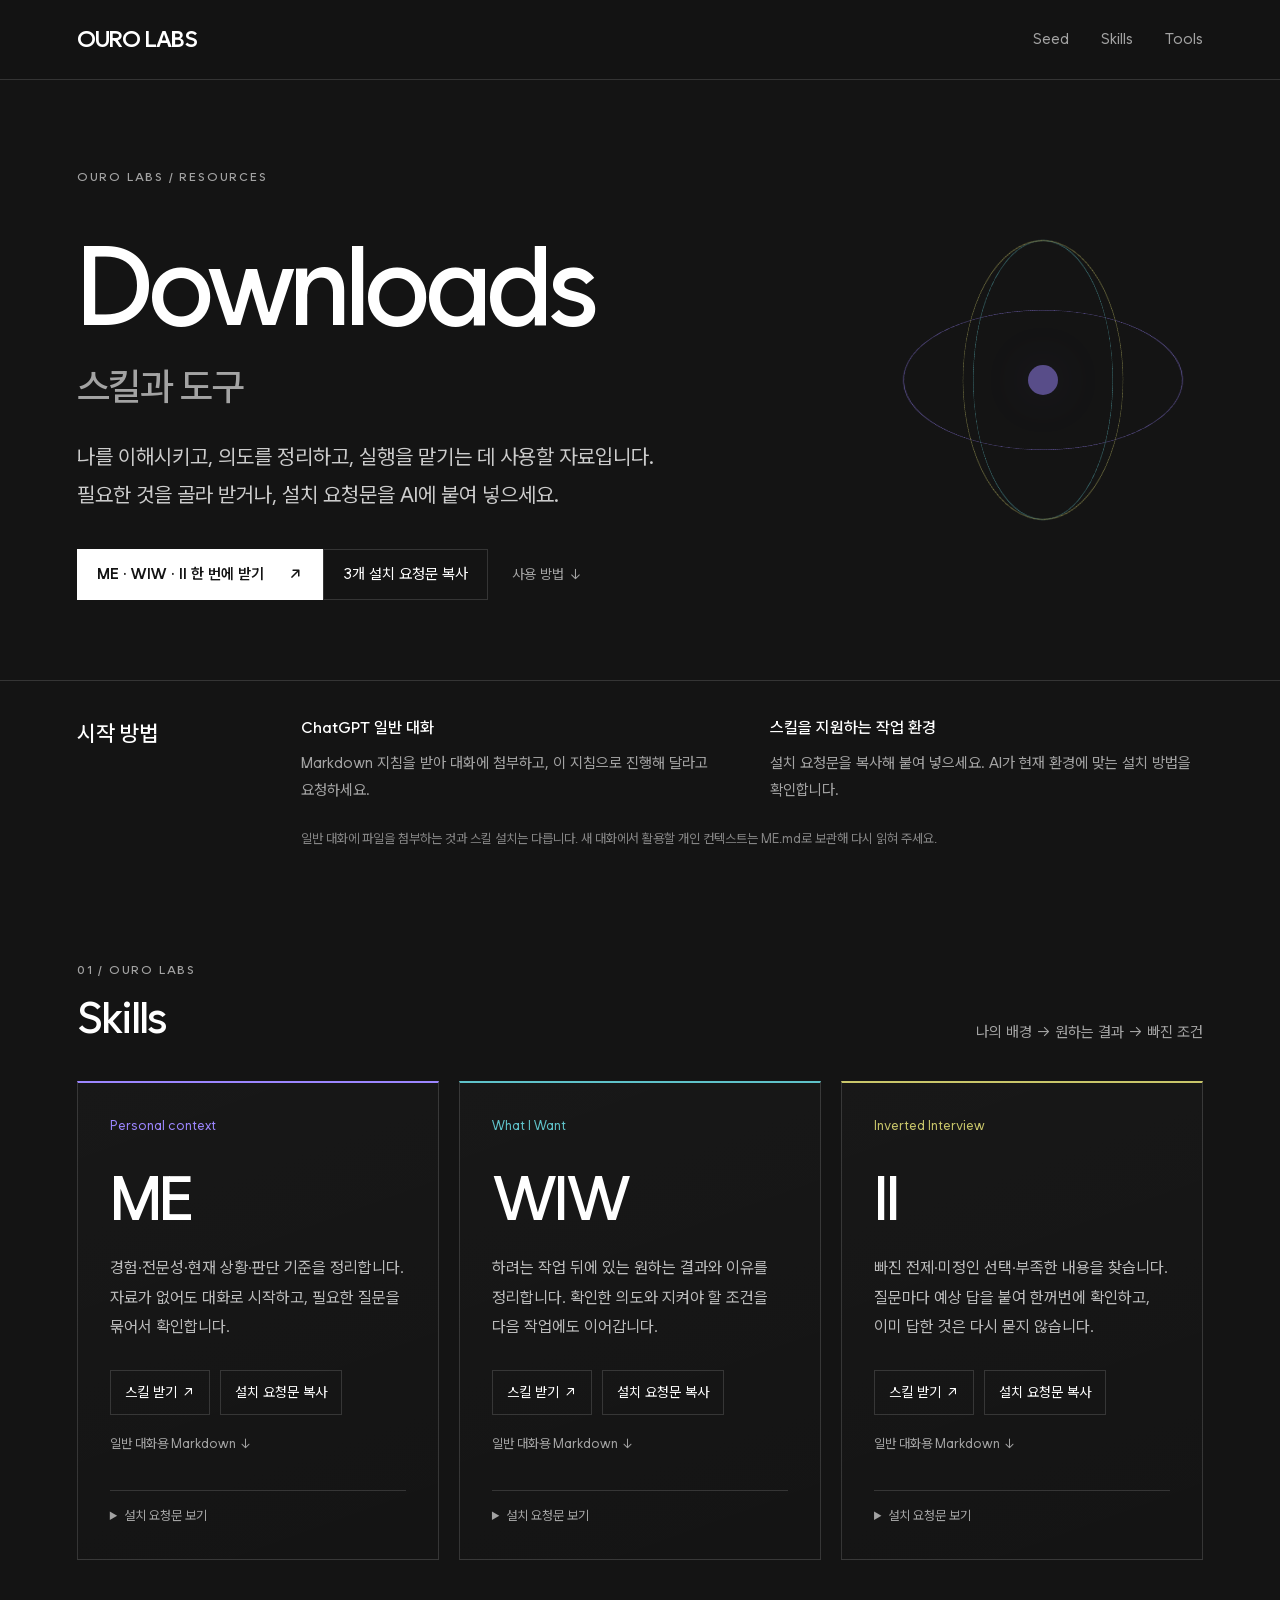
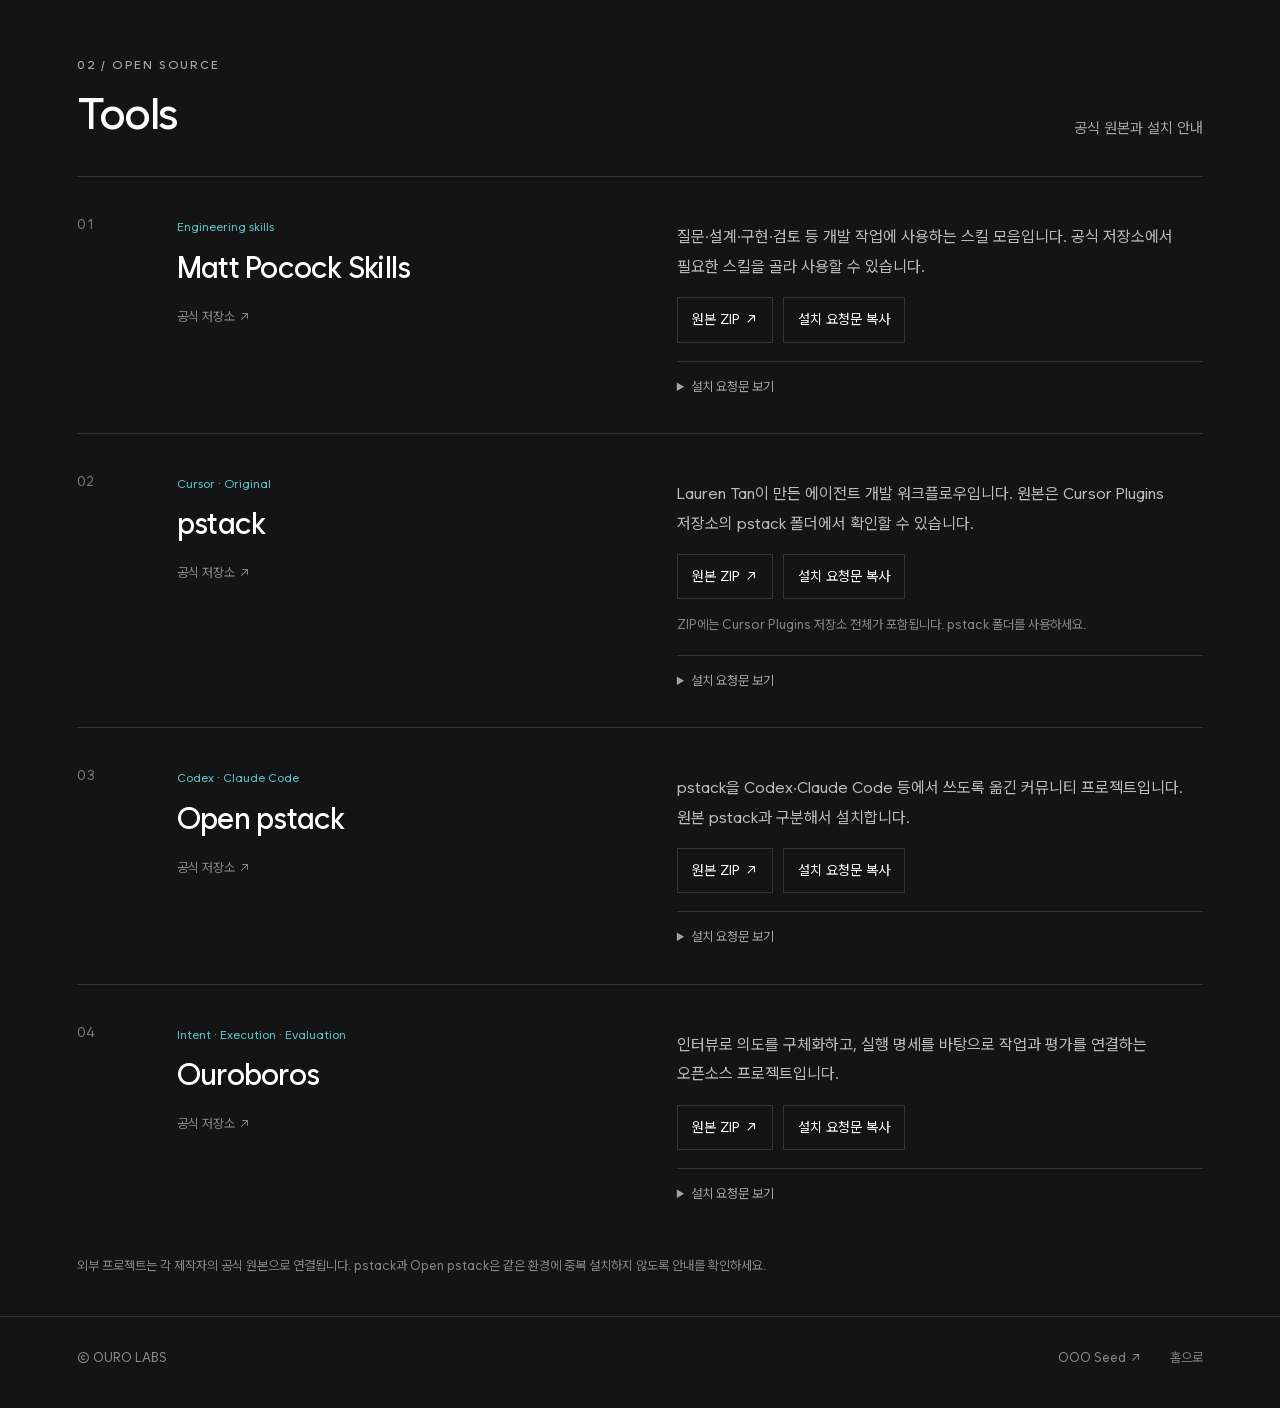
<file: downloads/index.html>
<!doctype html>
<html lang="ko">
<head>
<meta charset="utf-8"><meta name="viewport" content="width=device-width,initial-scale=1">
<title>Downloads · OURO LABS</title>
<meta name="description" content="ME·WIW·II 스킬과 Matt Pocock Skills, pstack, Open pstack, Ouroboros 다운로드 및 설치 안내.">
<meta name="theme-color" content="#141414">
<link rel="canonical" href="https://ourolabs.vercel.app/downloads/">
<link rel="stylesheet" href="/downloads/style.css">
</head>
<body>
<a class="skip" href="#main">본문으로 이동</a>
<header class="header"><a class="brand" href="/">OURO LABS</a><nav aria-label="주요 메뉴"><a href="/seed/">Seed</a><a href="#skills">Skills</a><a href="#tools">Tools</a></nav></header>
<main id="main">
<section class="intro wrap"><div class="eyebrow">OURO LABS / RESOURCES</div><h1>Downloads<span>스킬과 도구</span></h1><p class="intro-copy">나를 이해시키고, 의도를 정리하고, 실행을 맡기는 데 사용할 자료입니다.<br>필요한 것을 골라 받거나, 설치 요청문을 AI에 붙여 넣으세요.</p><a class="button primary" href="/downloads/files/ouro-labs-skills.zip" download>ME · WIW · II 한 번에 받기 <span aria-hidden="true">↗</span></a><button class="button" type="button" data-copy-all>3개 설치 요청문 복사</button><a class="text-link" href="#start">사용 방법 ↓</a><div class="orbit" aria-hidden="true"><i></i><i></i><i></i><b></b></div></section>
<section id="start" class="instructions wrap"><h2>시작 방법</h2><div><p><strong>ChatGPT 일반 대화</strong><span>Markdown 지침을 받아 대화에 첨부하고, 이 지침으로 진행해 달라고 요청하세요.</span></p><p><strong>스킬을 지원하는 작업 환경</strong><span>설치 요청문을 복사해 붙여 넣으세요. AI가 현재 환경에 맞는 설치 방법을 확인합니다.</span></p></div><p class="subtle">일반 대화에 파일을 첨부하는 것과 스킬 설치는 다릅니다. 새 대화에서 활용할 개인 컨텍스트는 ME.md로 보관해 다시 읽혀 주세요.</p></section>
<section class="wrap catalog" id="skills"><div class="section-head"><div><div class="eyebrow">01 / OURO LABS</div><h2>Skills</h2></div><p>나의 배경 → 원하는 결과 → 빠진 조건</p></div><div class="skill-grid" id="own-list"></div></section>
<section class="wrap catalog" id="tools"><div class="section-head"><div><div class="eyebrow">02 / OPEN SOURCE</div><h2>Tools</h2></div><p>공식 원본과 설치 안내</p></div><div id="tool-list"></div><p class="subtle repo-note">외부 프로젝트는 각 제작자의 공식 원본으로 연결됩니다. pstack과 Open pstack은 같은 환경에 중복 설치하지 않도록 안내를 확인하세요.</p></section>
<footer class="wrap"><span>© OURO LABS</span><a href="/seed/">OOO Seed ↗</a><a href="/">홈으로</a></footer>
</main>
<div id="feedback" role="status" aria-live="polite"></div>
<script src="/downloads/app.js" defer></script>
</body></html>
</file>
<file: downloads/style.css>
@font-face{font-family:Wanted;src:url(/downloads/WantedSansVariable.woff2) format('woff2');font-weight:100 1000;font-display:swap}
:root{--bg:#141414;--surface:#1f1f1f;--line:#ffffff24;--fg:#fff;--muted:#a3a3a3;--violet:#9c86ff;--teal:#5fc2c9;--lime:#c9c66a;--pad:clamp(24px,6vw,86px)}
*{box-sizing:border-box}html{scroll-behavior:smooth;scroll-padding-top:100px}body{margin:0;background:var(--bg);color:var(--fg);font-family:Wanted,system-ui,sans-serif;line-height:1.65;word-break:keep-all;overflow-wrap:anywhere}a{color:inherit;text-decoration:none}button{font:inherit;cursor:pointer}a:focus-visible,button:focus-visible,summary:focus-visible{outline:2px solid var(--violet);outline-offset:5px}.skip{position:fixed;top:-80px;left:20px;background:white;color:black;z-index:99;padding:12px}.skip:focus{top:8px}.wrap{max-width:1440px;margin:auto;padding-left:var(--pad);padding-right:var(--pad)}.header{height:80px;border-bottom:1px solid var(--line);display:flex;align-items:center;justify-content:space-between;padding:0 var(--pad);position:sticky;top:0;background:#141414f5;z-index:5}.brand{font-size:23px;font-weight:600;letter-spacing:-.04em}.header nav{display:flex;gap:32px;font-size:15px;color:var(--muted)}.header a:hover{color:white}.intro{position:relative;padding-top:88px;padding-bottom:80px;overflow:hidden}.eyebrow{font-size:12px;letter-spacing:.15em;color:var(--muted);font-weight:500}h1{font-size:clamp(56px,8.7vw,122px);line-height:1.08;letter-spacing:-.055em;font-weight:500;margin:38px 0 30px}h1 span{display:block;font-size:clamp(25px,3vw,40px);letter-spacing:-.035em;margin-top:20px;color:var(--muted)}.intro-copy{font-size:clamp(17px,1.7vw,21px);color:#ccc;line-height:1.85;max-width:700px;margin:0 0 34px}.button{display:inline-flex;align-items:center;justify-content:center;gap:24px;border:1px solid var(--line);padding:12px 19px;min-height:48px;background:transparent;color:white;font-size:15px;transition:background .2s,border-color .2s}.button:hover{background:#ffffff10;border-color:#ffffff66}.primary{color:var(--bg);background:white;border-color:white;font-weight:600}.primary:hover{background:#dedede;color:#141414}.text-link{display:inline-block;margin-left:24px;color:var(--muted);font-size:14px}.orbit{position:absolute;width:320px;height:320px;right:6%;top:140px;pointer-events:none;opacity:.5}.orbit i{position:absolute;border:1px solid var(--violet);border-radius:50%;inset:20px;transform:rotateX(60deg) rotateZ(-30deg)}.orbit i:nth-child(2){border-color:var(--teal);transform:rotateY(60deg) rotateZ(30deg)}.orbit i:nth-child(3){border-color:var(--lime);transform:rotateY(-55deg) rotateZ(-40deg)}.orbit b{position:absolute;inset:145px;background:var(--violet);border-radius:50%;box-shadow:0 0 55px #9c86ff44}.instructions{border-top:1px solid var(--line);padding-top:34px;padding-bottom:40px;display:grid;grid-template-columns:200px 1fr;gap:24px}.instructions h2{font-size:22px;font-weight:500;margin:0}.instructions div{display:grid;grid-template-columns:1fr 1fr;gap:36px}.instructions p{margin:0}.instructions strong{display:block;font-size:16px;margin-bottom:9px;font-weight:500}.instructions span{font-size:15px;color:var(--muted)}.subtle{font-size:13px;color:#858585;line-height:1.8}.instructions>.subtle{grid-column:2}.catalog{padding-top:70px;padding-bottom:26px}.section-head{display:flex;justify-content:space-between;align-items:end;margin-bottom:36px;gap:24px}.section-head h2{font-size:44px;line-height:1.2;letter-spacing:-.04em;font-weight:500;margin:12px 0 0}.section-head p{font-size:15px;color:var(--muted);margin:0}.skill-grid{display:grid;grid-template-columns:repeat(3,1fr);gap:20px}.skill{position:relative;padding:32px;border:1px solid var(--line);border-top:2px solid var(--accent);background:linear-gradient(160deg,#ffffff04,transparent);display:flex;flex-direction:column;min-width:0}.skill .tag{color:var(--accent);font-size:13px}.skill h3{font-size:62px;font-weight:500;letter-spacing:-.04em;line-height:1.2;margin:24px 0 18px}.description{color:#bbb;font-size:16px;line-height:1.85;margin:0 0 28px}.skill .actions{margin-top:auto}.actions{display:flex;gap:10px;flex-wrap:wrap}.actions a,.actions button{font-size:14px;padding:10px 14px;min-height:44px}.skill .plain-link{display:block;color:var(--muted);font-size:13px;margin:18px 0}.tool{display:grid;grid-template-columns:70px 1fr 1.12fr;gap:30px;padding:36px 0;border-top:1px solid var(--line)}.number{font-size:14px;color:#777;font-variant-numeric:tabular-nums}.tool h3{font-size:30px;line-height:1.3;font-weight:500;letter-spacing:-.025em;margin:8px 0 16px}.tool .tag{font-size:12px;color:var(--teal)}.tool .description{margin-bottom:16px}.tool .url{color:#888;font-size:13px}.tool .right{padding-top:9px}.tool .subtle{margin:14px 0 0}details{margin-top:18px;border-top:1px solid var(--line);padding-top:14px}summary{font-size:13px;color:var(--muted);cursor:pointer}pre{font:13px/1.85 Wanted,system-ui,sans-serif;white-space:pre-wrap;word-break:break-word;background:#202020;padding:18px;border:1px solid var(--line);margin:12px 0 0;color:#ddd}footer{border-top:1px solid var(--line);display:flex;gap:28px;margin-top:80px;padding-top:30px;padding-bottom:40px;font-size:13px;color:#888}footer span{margin-right:auto}.repo-note{max-width:800px}#feedback{position:fixed;bottom:28px;left:50%;transform:translateX(-50%);background:#e9e5ff;color:#141414;padding:12px 22px;border-radius:8px;font-size:14px;opacity:0;pointer-events:none;transition:opacity .15s;z-index:20}#feedback.visible{opacity:1}
@media(min-width:1000px){.intro-copy,.intro>.button,.intro>.text-link{position:relative;z-index:1}}@media(max-width:1000px){.orbit{right:-140px;opacity:.18}.skill-grid{gap:12px}.skill{padding:24px}.instructions{grid-template-columns:1fr}.instructions>.subtle{grid-column:1}.tool{grid-template-columns:42px 1fr 1fr;gap:16px}}@media(max-width:700px){.header{height:68px}.brand{font-size:20px}.header nav{gap:18px;font-size:13px}.intro{padding-top:56px;padding-bottom:52px}.orbit{display:none}.intro-copy br{display:none}.text-link{margin-left:0;margin-top:20px;display:block}.instructions div{grid-template-columns:1fr;gap:24px}.section-head{align-items:start;flex-direction:column;gap:14px}.section-head h2{font-size:36px}.skill-grid{grid-template-columns:1fr;gap:18px}.skill{padding:28px}.skill h3{font-size:54px;margin-top:16px}.tool{grid-template-columns:32px 1fr;gap:12px}.tool .right{grid-column:2}.catalog{padding-top:48px}footer{gap:18px;flex-wrap:wrap}footer span{width:100%}}@media(prefers-reduced-motion:reduce){html{scroll-behavior:auto}*{transition:none!important}}
</file>
